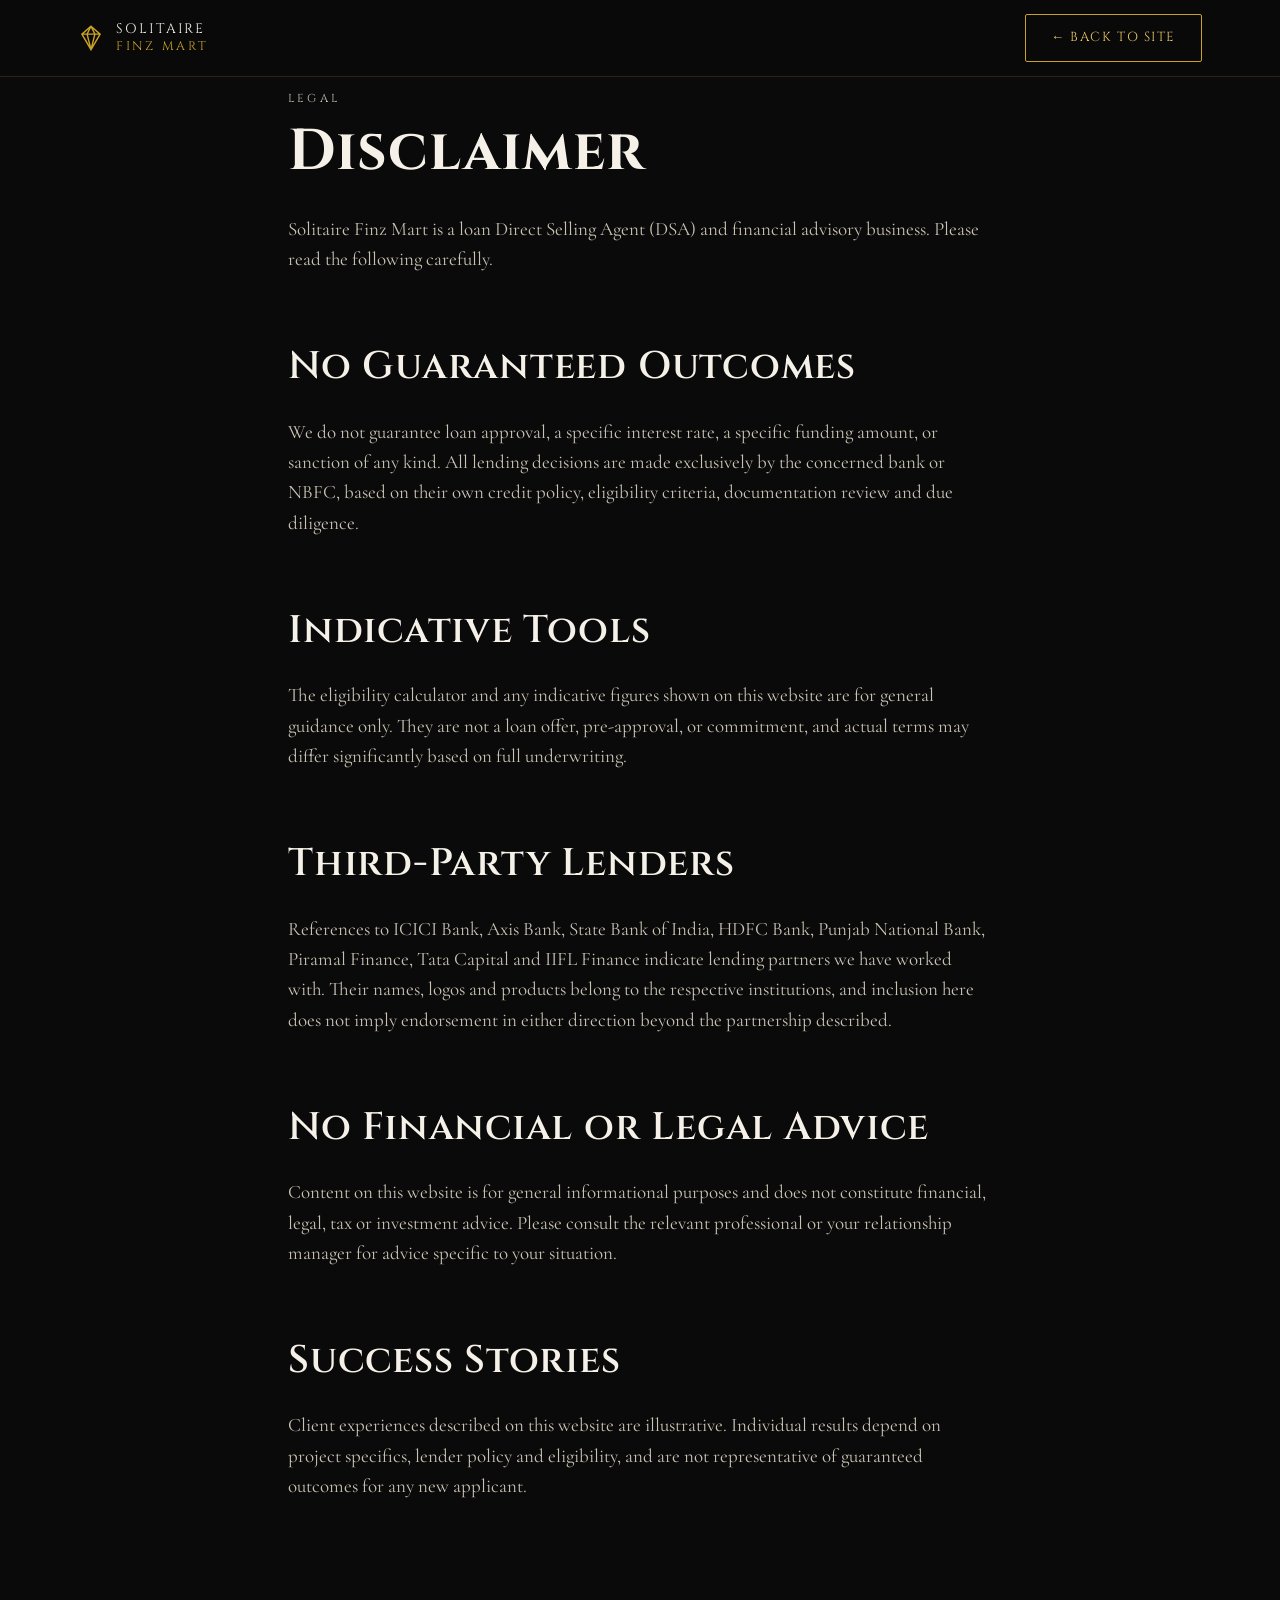
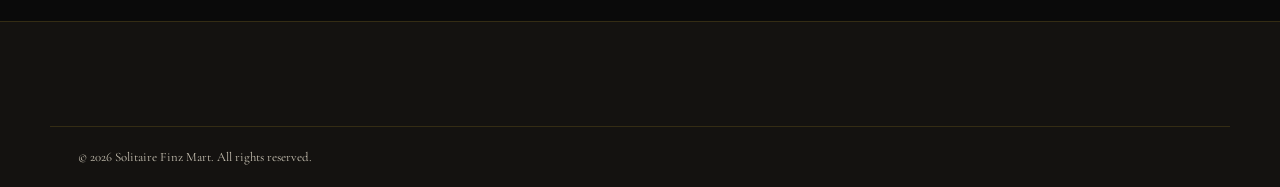
<file: disclaimer.html>
<!DOCTYPE html>
<html lang="en">
<head>
<meta charset="UTF-8"><meta name="viewport" content="width=device-width, initial-scale=1.0">
<title>Disclaimer | Solitaire Finz Mart</title>
<link href="https://fonts.googleapis.com/css2?family=Cinzel:wght@500;600;700&family=Cormorant+Garamond:ital,wght@0,400;0,500;0,600;1,400&display=swap" rel="stylesheet">
<link rel="stylesheet" href="assets/style.css">
<style>.legal-body{max-width:760px;margin:0 auto;padding:90px 28px 100px;} .legal-body h2{margin-top:1.6em;} .legal-body p,.legal-body li{color:var(--ivory-dim);}</style>
</head>
<body>
<header class="site-header"><div class="wrap header-inner">
  <a href="index.html" class="brand"><svg class="brand-mark" viewBox="0 0 40 40" aria-hidden="true"><path d="M20 2 L34 14 L20 38 L6 14 Z M6 14 L34 14 M20 2 L14 14 L20 38 L26 14 L20 2" /></svg><span class="brand-text">SOLITAIRE<br><em>FINZ MART</em></span></a>
  <a href="index.html" class="btn btn-ghost">← Back to Site</a>
</div></header>

<div class="legal-body">
  <p class="eyebrow">Legal</p>
  <h1>Disclaimer</h1>
  <p>Solitaire Finz Mart is a loan Direct Selling Agent (DSA) and financial advisory business. Please read the following carefully.</p>

  <h2>No Guaranteed Outcomes</h2>
  <p>We do not guarantee loan approval, a specific interest rate, a specific funding amount, or sanction of any kind. All lending decisions are made exclusively by the concerned bank or NBFC, based on their own credit policy, eligibility criteria, documentation review and due diligence.</p>

  <h2>Indicative Tools</h2>
  <p>The eligibility calculator and any indicative figures shown on this website are for general guidance only. They are not a loan offer, pre-approval, or commitment, and actual terms may differ significantly based on full underwriting.</p>

  <h2>Third-Party Lenders</h2>
  <p>References to ICICI Bank, Axis Bank, State Bank of India, HDFC Bank, Punjab National Bank, Piramal Finance, Tata Capital and IIFL Finance indicate lending partners we have worked with. Their names, logos and products belong to the respective institutions, and inclusion here does not imply endorsement in either direction beyond the partnership described.</p>

  <h2>No Financial or Legal Advice</h2>
  <p>Content on this website is for general informational purposes and does not constitute financial, legal, tax or investment advice. Please consult the relevant professional or your relationship manager for advice specific to your situation.</p>

  <h2>Success Stories</h2>
  <p>Client experiences described on this website are illustrative. Individual results depend on project specifics, lender policy and eligibility, and are not representative of guaranteed outcomes for any new applicant.</p>
</div>

<footer class="site-footer"><div class="wrap footer-bottom"><span>© <span id="year"></span> Solitaire Finz Mart. All rights reserved.</span></div></footer>
<script>document.getElementById('year').textContent = new Date().getFullYear();</script>
</body>
</html>
</file>
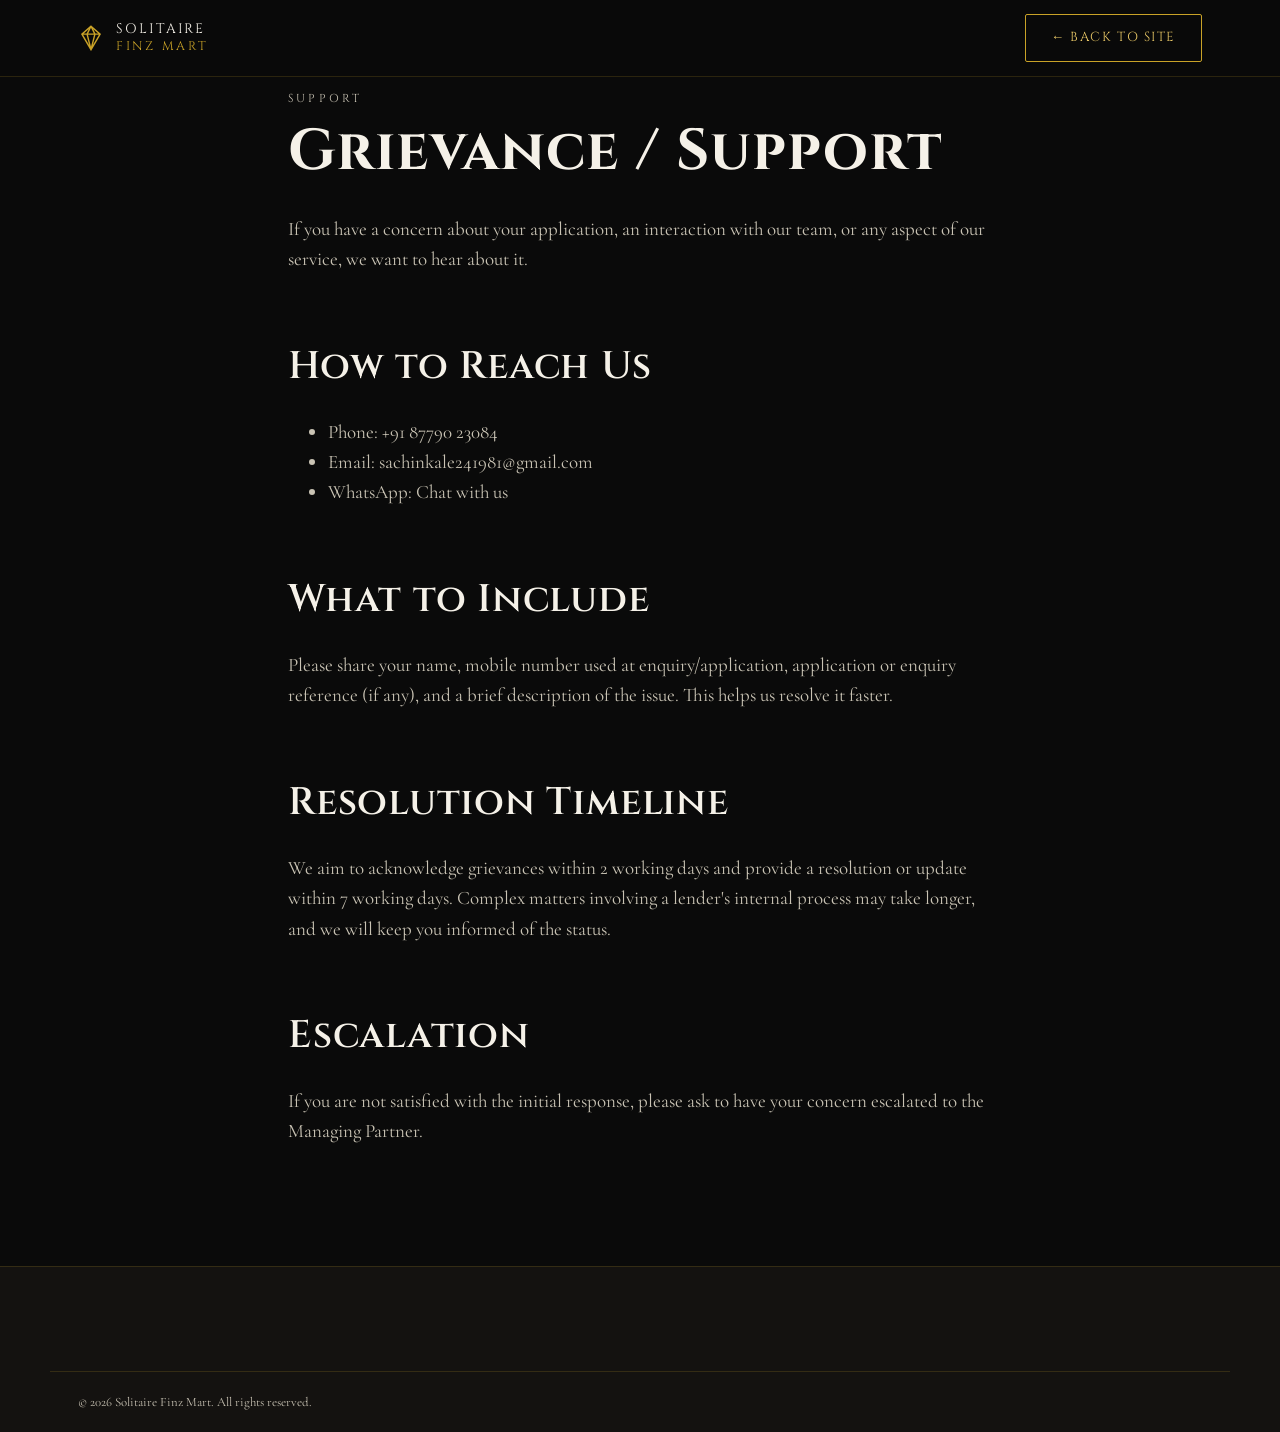
<file: grievance.html>
<!DOCTYPE html>
<html lang="en">
<head>
<meta charset="UTF-8"><meta name="viewport" content="width=device-width, initial-scale=1.0">
<title>Grievance / Support | Solitaire Finz Mart</title>
<link href="https://fonts.googleapis.com/css2?family=Cinzel:wght@500;600;700&family=Cormorant+Garamond:ital,wght@0,400;0,500;0,600;1,400&display=swap" rel="stylesheet">
<link rel="stylesheet" href="assets/style.css">
<style>.legal-body{max-width:760px;margin:0 auto;padding:90px 28px 100px;} .legal-body h2{margin-top:1.6em;} .legal-body p,.legal-body li{color:var(--ivory-dim);}</style>
</head>
<body>
<header class="site-header"><div class="wrap header-inner">
  <a href="index.html" class="brand"><svg class="brand-mark" viewBox="0 0 40 40" aria-hidden="true"><path d="M20 2 L34 14 L20 38 L6 14 Z M6 14 L34 14 M20 2 L14 14 L20 38 L26 14 L20 2" /></svg><span class="brand-text">SOLITAIRE<br><em>FINZ MART</em></span></a>
  <a href="index.html" class="btn btn-ghost">← Back to Site</a>
</div></header>

<div class="legal-body">
  <p class="eyebrow">Support</p>
  <h1>Grievance / Support</h1>
  <p>If you have a concern about your application, an interaction with our team, or any aspect of our service, we want to hear about it.</p>

  <h2>How to Reach Us</h2>
  <ul>
    <li>Phone: +91 87790 23084</li>
    <li>Email: sachinkale241981@gmail.com</li>
    <li>WhatsApp: <a href="https://wa.me/918779023084">Chat with us</a></li>
  </ul>

  <h2>What to Include</h2>
  <p>Please share your name, mobile number used at enquiry/application, application or enquiry reference (if any), and a brief description of the issue. This helps us resolve it faster.</p>

  <h2>Resolution Timeline</h2>
  <p>We aim to acknowledge grievances within 2 working days and provide a resolution or update within 7 working days. Complex matters involving a lender's internal process may take longer, and we will keep you informed of the status.</p>

  <h2>Escalation</h2>
  <p>If you are not satisfied with the initial response, please ask to have your concern escalated to the Managing Partner.</p>
</div>

<footer class="site-footer"><div class="wrap footer-bottom"><span>© <span id="year"></span> Solitaire Finz Mart. All rights reserved.</span></div></footer>
<script>document.getElementById('year').textContent = new Date().getFullYear();</script>
</body>
</html>
</file>
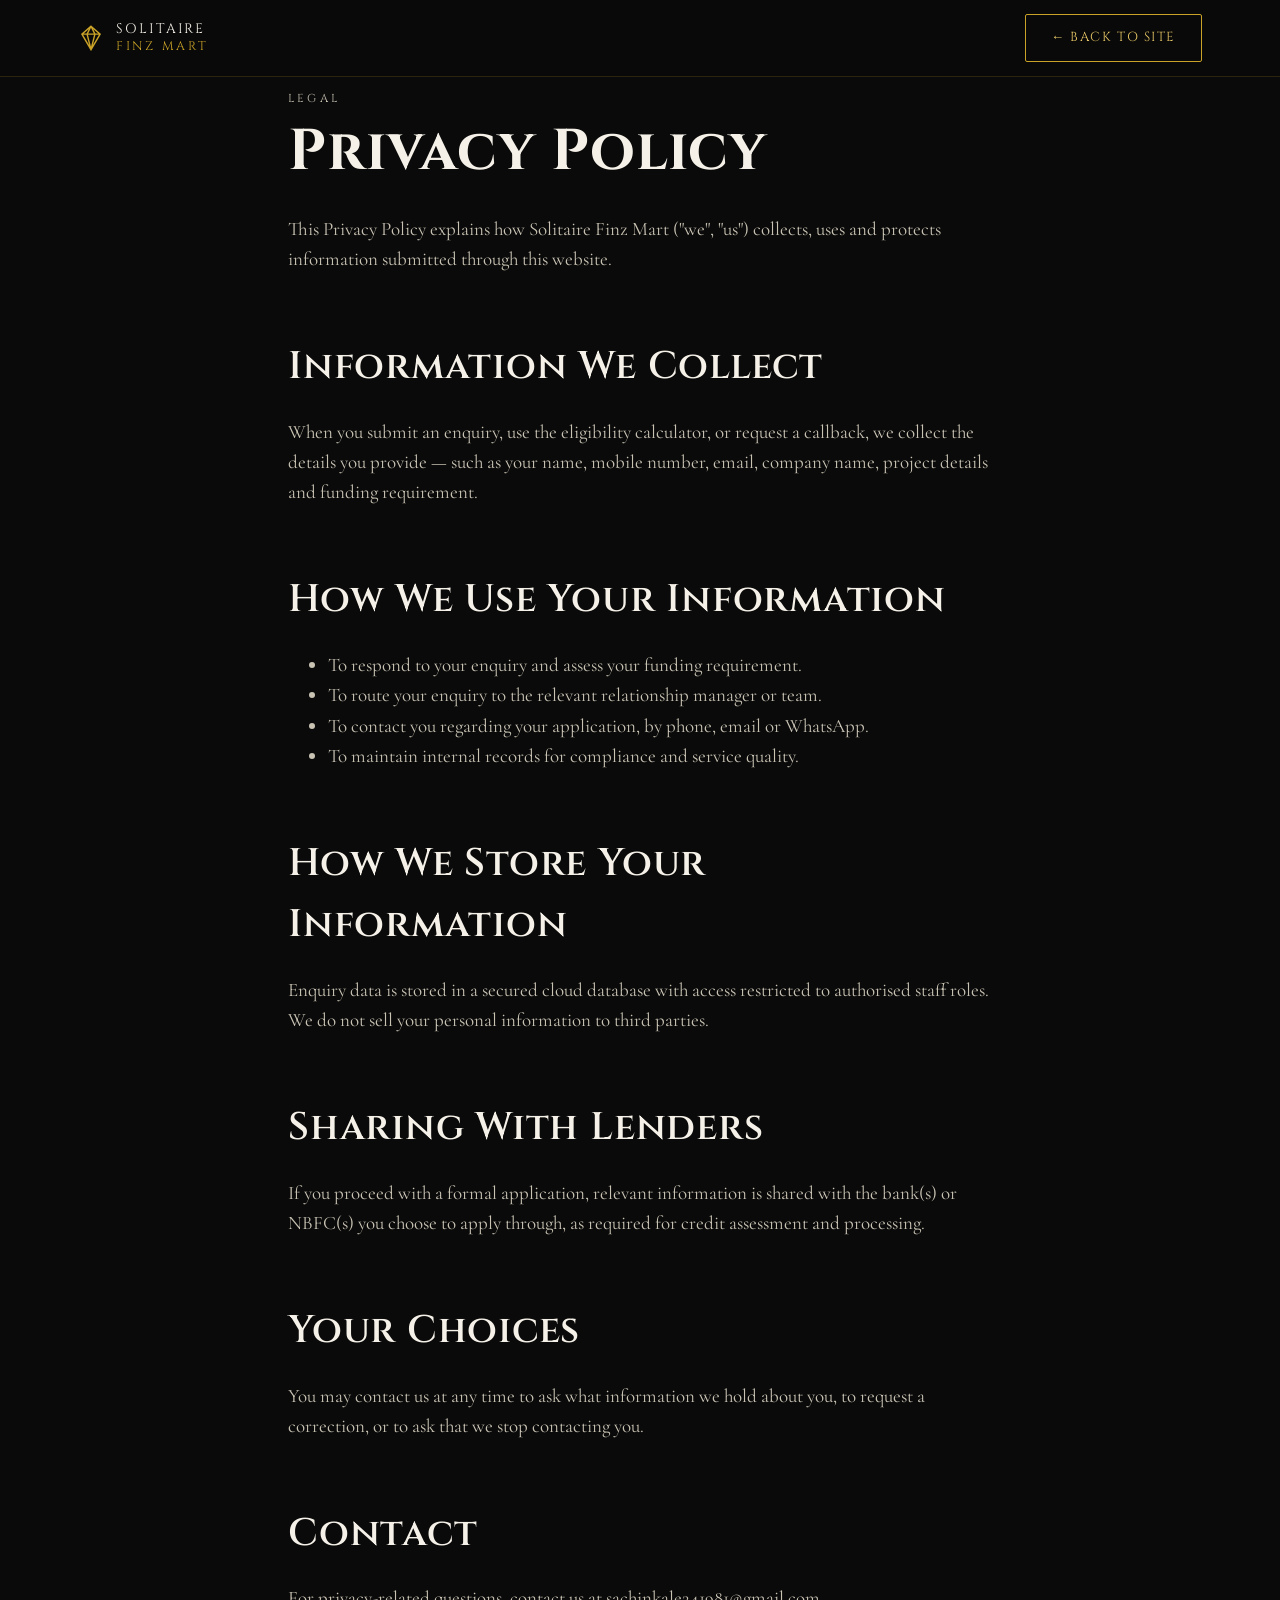
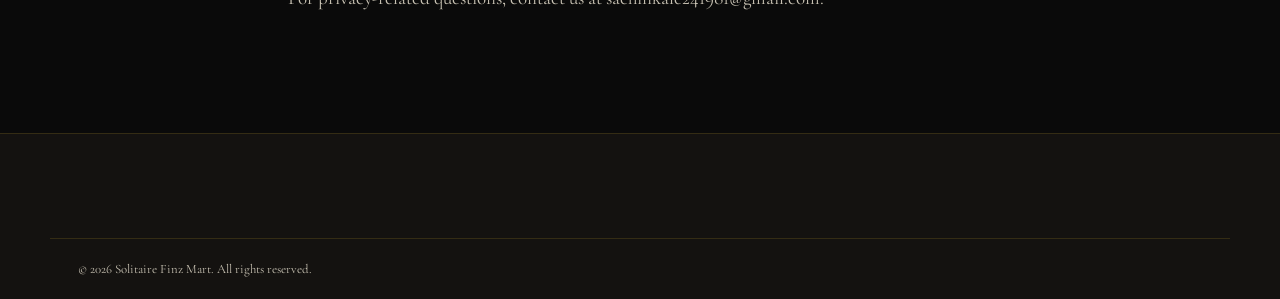
<file: privacy-policy.html>
<!DOCTYPE html>
<html lang="en">
<head>
<meta charset="UTF-8"><meta name="viewport" content="width=device-width, initial-scale=1.0">
<title>Privacy Policy | Solitaire Finz Mart</title>
<link href="https://fonts.googleapis.com/css2?family=Cinzel:wght@500;600;700&family=Cormorant+Garamond:ital,wght@0,400;0,500;0,600;1,400&display=swap" rel="stylesheet">
<link rel="stylesheet" href="assets/style.css">
<style>.legal-body{max-width:760px;margin:0 auto;padding:90px 28px 100px;} .legal-body h2{margin-top:1.6em;} .legal-body p,.legal-body li{color:var(--ivory-dim);}</style>
</head>
<body>
<header class="site-header"><div class="wrap header-inner">
  <a href="index.html" class="brand"><svg class="brand-mark" viewBox="0 0 40 40" aria-hidden="true"><path d="M20 2 L34 14 L20 38 L6 14 Z M6 14 L34 14 M20 2 L14 14 L20 38 L26 14 L20 2" /></svg><span class="brand-text">SOLITAIRE<br><em>FINZ MART</em></span></a>
  <a href="index.html" class="btn btn-ghost">← Back to Site</a>
</div></header>

<div class="legal-body">
  <p class="eyebrow">Legal</p>
  <h1>Privacy Policy</h1>
  <p>This Privacy Policy explains how Solitaire Finz Mart ("we", "us") collects, uses and protects information submitted through this website.</p>

  <h2>Information We Collect</h2>
  <p>When you submit an enquiry, use the eligibility calculator, or request a callback, we collect the details you provide — such as your name, mobile number, email, company name, project details and funding requirement.</p>

  <h2>How We Use Your Information</h2>
  <ul>
    <li>To respond to your enquiry and assess your funding requirement.</li>
    <li>To route your enquiry to the relevant relationship manager or team.</li>
    <li>To contact you regarding your application, by phone, email or WhatsApp.</li>
    <li>To maintain internal records for compliance and service quality.</li>
  </ul>

  <h2>How We Store Your Information</h2>
  <p>Enquiry data is stored in a secured cloud database with access restricted to authorised staff roles. We do not sell your personal information to third parties.</p>

  <h2>Sharing With Lenders</h2>
  <p>If you proceed with a formal application, relevant information is shared with the bank(s) or NBFC(s) you choose to apply through, as required for credit assessment and processing.</p>

  <h2>Your Choices</h2>
  <p>You may contact us at any time to ask what information we hold about you, to request a correction, or to ask that we stop contacting you.</p>

  <h2>Contact</h2>
  <p>For privacy-related questions, contact us at sachinkale241981@gmail.com.</p>
</div>

<footer class="site-footer"><div class="wrap footer-bottom"><span>© <span id="year"></span> Solitaire Finz Mart. All rights reserved.</span></div></footer>
<script>document.getElementById('year').textContent = new Date().getFullYear();</script>
</body>
</html>
</file>
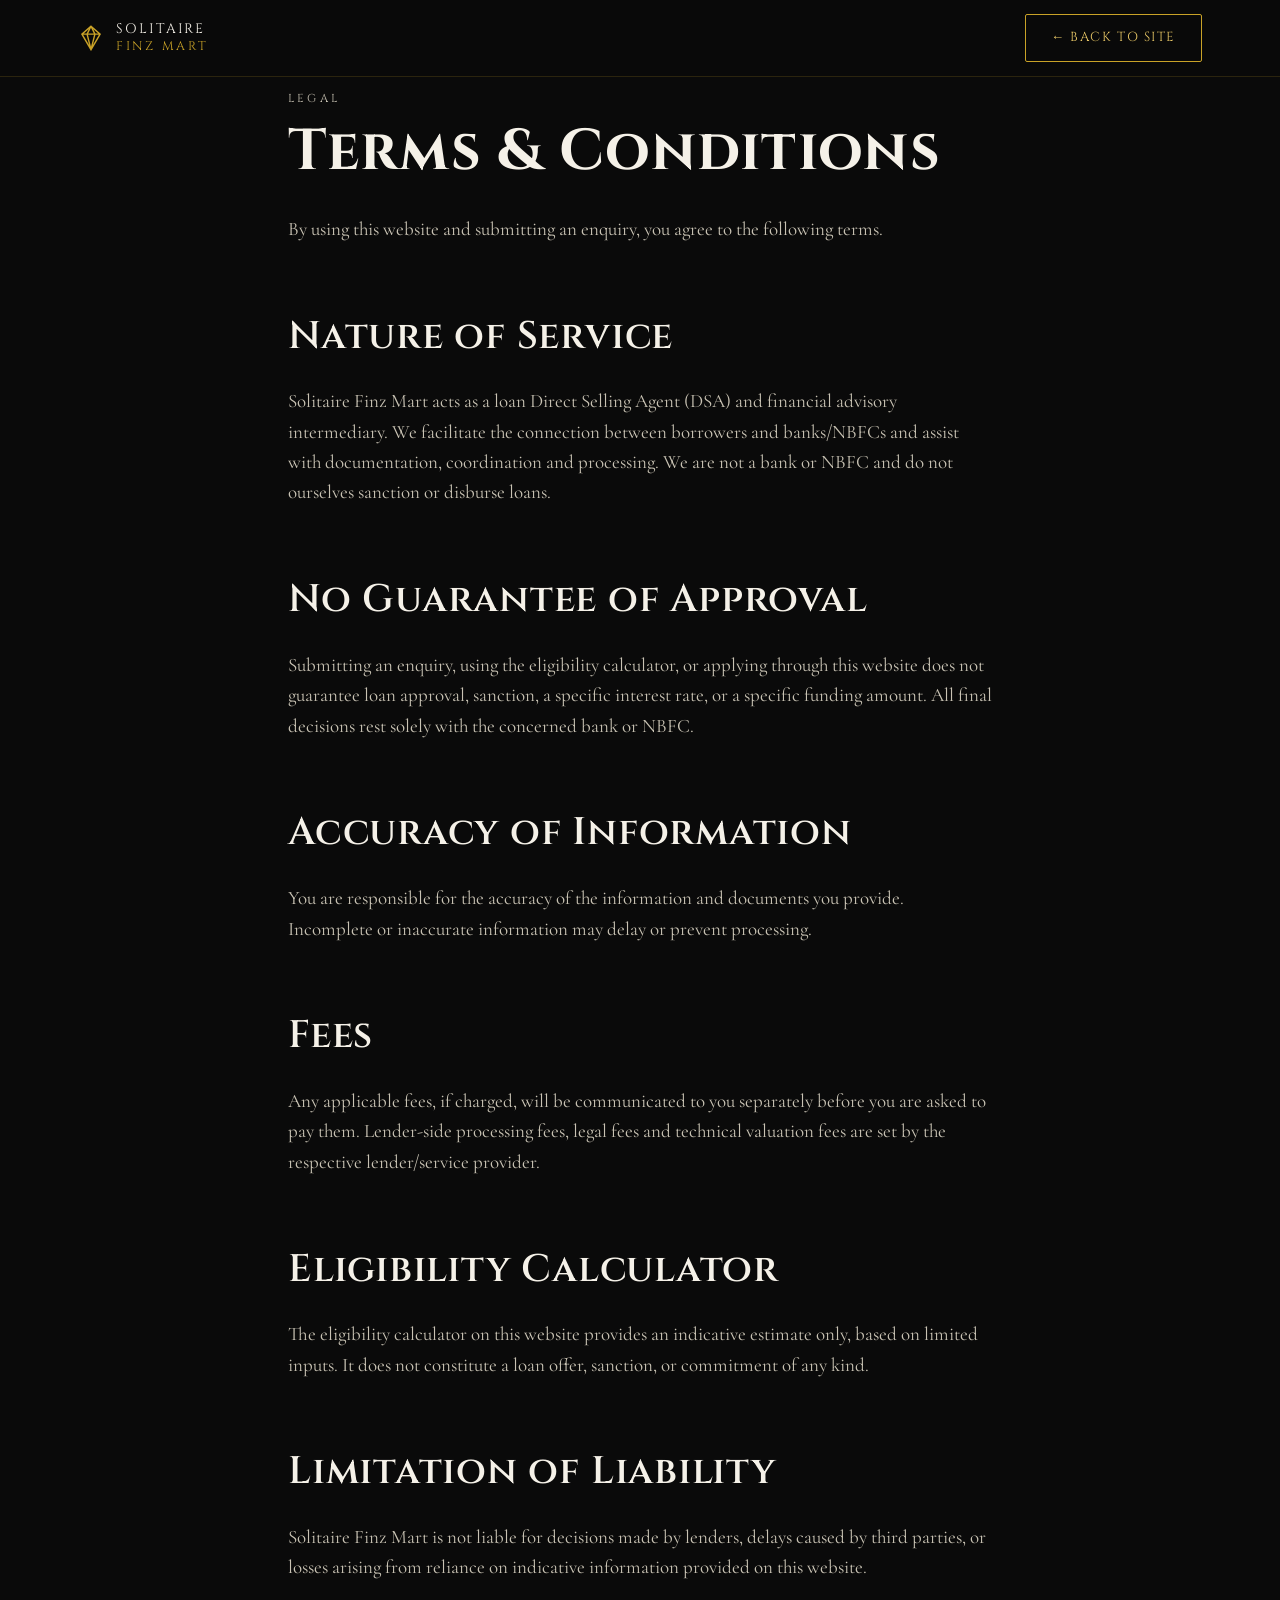
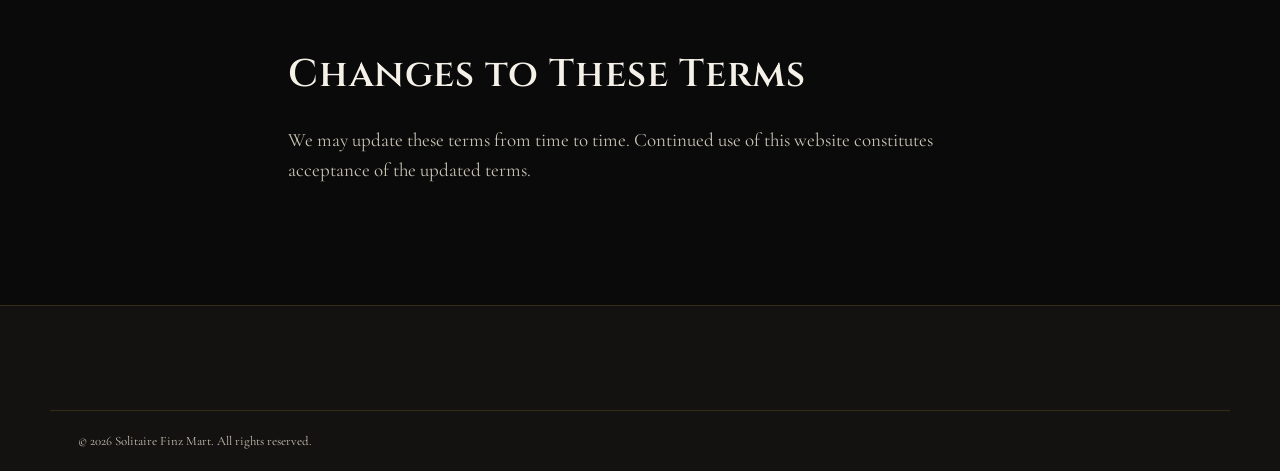
<file: terms-and-conditions.html>
<!DOCTYPE html>
<html lang="en">
<head>
<meta charset="UTF-8"><meta name="viewport" content="width=device-width, initial-scale=1.0">
<title>Terms &amp; Conditions | Solitaire Finz Mart</title>
<link href="https://fonts.googleapis.com/css2?family=Cinzel:wght@500;600;700&family=Cormorant+Garamond:ital,wght@0,400;0,500;0,600;1,400&display=swap" rel="stylesheet">
<link rel="stylesheet" href="assets/style.css">
<style>.legal-body{max-width:760px;margin:0 auto;padding:90px 28px 100px;} .legal-body h2{margin-top:1.6em;} .legal-body p,.legal-body li{color:var(--ivory-dim);}</style>
</head>
<body>
<header class="site-header"><div class="wrap header-inner">
  <a href="index.html" class="brand"><svg class="brand-mark" viewBox="0 0 40 40" aria-hidden="true"><path d="M20 2 L34 14 L20 38 L6 14 Z M6 14 L34 14 M20 2 L14 14 L20 38 L26 14 L20 2" /></svg><span class="brand-text">SOLITAIRE<br><em>FINZ MART</em></span></a>
  <a href="index.html" class="btn btn-ghost">← Back to Site</a>
</div></header>

<div class="legal-body">
  <p class="eyebrow">Legal</p>
  <h1>Terms &amp; Conditions</h1>
  <p>By using this website and submitting an enquiry, you agree to the following terms.</p>

  <h2>Nature of Service</h2>
  <p>Solitaire Finz Mart acts as a loan Direct Selling Agent (DSA) and financial advisory intermediary. We facilitate the connection between borrowers and banks/NBFCs and assist with documentation, coordination and processing. We are not a bank or NBFC and do not ourselves sanction or disburse loans.</p>

  <h2>No Guarantee of Approval</h2>
  <p>Submitting an enquiry, using the eligibility calculator, or applying through this website does not guarantee loan approval, sanction, a specific interest rate, or a specific funding amount. All final decisions rest solely with the concerned bank or NBFC.</p>

  <h2>Accuracy of Information</h2>
  <p>You are responsible for the accuracy of the information and documents you provide. Incomplete or inaccurate information may delay or prevent processing.</p>

  <h2>Fees</h2>
  <p>Any applicable fees, if charged, will be communicated to you separately before you are asked to pay them. Lender-side processing fees, legal fees and technical valuation fees are set by the respective lender/service provider.</p>

  <h2>Eligibility Calculator</h2>
  <p>The eligibility calculator on this website provides an indicative estimate only, based on limited inputs. It does not constitute a loan offer, sanction, or commitment of any kind.</p>

  <h2>Limitation of Liability</h2>
  <p>Solitaire Finz Mart is not liable for decisions made by lenders, delays caused by third parties, or losses arising from reliance on indicative information provided on this website.</p>

  <h2>Changes to These Terms</h2>
  <p>We may update these terms from time to time. Continued use of this website constitutes acceptance of the updated terms.</p>
</div>

<footer class="site-footer"><div class="wrap footer-bottom"><span>© <span id="year"></span> Solitaire Finz Mart. All rights reserved.</span></div></footer>
<script>document.getElementById('year').textContent = new Date().getFullYear();</script>
</body>
</html>
</file>
<file: assets/style.css>
/* ===== Diamond Noir Theme — Solitaire Finz Mart / Construction Finance ===== */
:root{
  --ink:#0A0A0A;
  --panel:#141210;
  --panel-2:#1B1815;
  --line: rgba(201,162,39,0.18);
  --ivory:#F5F1E8;
  --ivory-dim:#C9C3B4;
  --gold:#C9A227;
  --gold-light:#E8C766;
  --gold-deep:#8A6E1A;
  --success:#4C9A6A;
  --radius:2px;
  --serif-display:'Cinzel', serif;
  --serif-body:'Cormorant Garamond', serif;
  --maxw:1180px;
}

*{box-sizing:border-box;}
html{scroll-behavior:smooth;overflow-x:hidden;width:100%;}
body{
  margin:0;
  background:var(--ink);
  color:var(--ivory);
  font-family:var(--serif-body);
  font-size:19px;
  line-height:1.6;
  -webkit-font-smoothing:antialiased;
  overflow-x:hidden;
  width:100%;
}
a{color:inherit;text-decoration:none;}
img{max-width:100%;display:block;}
.wrap{max-width:var(--maxw);margin:0 auto;padding:0 28px;}
.wrap-narrow{max-width:760px;}
h1,h2,h3,h4{font-family:var(--serif-display);font-weight:600;letter-spacing:.02em;margin:0 0 .5em;color:var(--ivory);}
h1{font-size:clamp(2.1rem,5vw,3.6rem);line-height:1.15;font-weight:700;}
h2{font-size:clamp(1.6rem,3.4vw,2.4rem);}
h3{font-size:1.25rem;}
p{margin:0 0 1em;}
.center{text-align:center;margin-left:auto;margin-right:auto;}
.eyebrow{
  font-family:var(--serif-display);
  font-size:.72rem;
  letter-spacing:.28em;
  text-transform:uppercase;
  color:var(--gold);
  margin:0 0 .9em;
}
.section-lede{max-width:640px;font-size:1.1rem;color:var(--ivory-dim);}
.section-lede.small{font-size:.95rem;}

/* Buttons */
.btn{
  display:inline-block;
  font-family:var(--serif-display);
  font-size:.82rem;
  letter-spacing:.12em;
  text-transform:uppercase;
  padding:.95em 1.9em;
  border-radius:var(--radius);
  border:1px solid var(--gold);
  transition:all .25s ease;
  cursor:pointer;
}
.btn-gold{background:linear-gradient(180deg,var(--gold-light),var(--gold));color:#1A1408;border-color:var(--gold-light);}
.btn-gold:hover{filter:brightness(1.08);transform:translateY(-1px);}
.btn-ghost{background:transparent;color:var(--gold-light);}
.btn-ghost:hover{background:rgba(201,162,39,0.08);}
.btn-lg{padding:1.1em 2.4em;font-size:.88rem;}

/* Header */
.site-header{
  position:fixed;top:0;left:0;right:0;width:100%;z-index:50;
  background:rgba(10,10,10,0.97);
  border-bottom:1px solid var(--line);
}
.header-inner{display:flex;align-items:center;justify-content:space-between;padding:14px 28px;}
.brand{display:flex;align-items:center;gap:12px;}
.brand-mark{width:26px;height:26px;fill:none;stroke:var(--gold);stroke-width:2.2;}
.brand-text{font-family:var(--serif-display);font-size:.86rem;letter-spacing:.14em;line-height:1.25;}
.brand-text em{font-style:normal;color:var(--gold);font-size:.78rem;letter-spacing:.22em;}
.main-nav{display:flex;gap:26px;}
.main-nav a{font-size:.85rem;letter-spacing:.03em;color:var(--ivory-dim);}
.main-nav a:hover{color:var(--gold-light);}
.header-cta{display:flex;align-items:center;gap:16px;}
.icon-link{display:none;}
.nav-toggle{display:none;background:none;border:0;width:26px;height:20px;position:relative;cursor:pointer;}
.nav-toggle span{position:absolute;left:0;right:0;height:2px;background:var(--gold);transition:.25s;}
.nav-toggle span:nth-child(1){top:0;}
.nav-toggle span:nth-child(2){top:9px;}
.nav-toggle span:nth-child(3){top:18px;}

/* Hero */
.hero{position:relative;padding:170px 0 110px;overflow:hidden;background:var(--ink);isolation:isolate;}
.hero-media{position:absolute;inset:0;z-index:-2;overflow:hidden;}
.hero-media img{
  width:100%;height:100%;object-fit:cover;object-position:center 65%;
  filter:saturate(0.85) brightness(0.6);
  animation:heroZoom 26s ease-in-out infinite alternate;
}
.hero-media::after{
  content:'';position:absolute;inset:0;
  background:
    linear-gradient(180deg, rgba(10,10,10,0.55) 0%, rgba(10,10,10,0.72) 45%, var(--ink) 96%),
    linear-gradient(90deg, rgba(10,10,10,0.55) 0%, transparent 55%);
}
@keyframes heroZoom{from{transform:scale(1);}to{transform:scale(1.12);}}
.hero-facets{
  position:absolute;inset:0;pointer-events:none;opacity:.35;z-index:-1;
  background-image:
    linear-gradient(115deg, transparent 48%, rgba(201,162,39,0.08) 49%, transparent 50%),
    linear-gradient(245deg, transparent 48%, rgba(201,162,39,0.06) 49%, transparent 50%);
  background-size:340px 340px, 260px 260px;
}
.hero-inner{position:relative;max-width:800px;}
.hero-inner .eyebrow,.hero-inner h1,.hero-inner .hero-sub,.hero-inner .hero-actions,.hero-inner .hero-stats{
  opacity:0;transform:translateY(16px);animation:heroRise .8s ease forwards;
}
.hero-inner h1{animation-delay:.12s;}
.hero-inner .hero-sub{animation-delay:.24s;}
.hero-inner .hero-actions{animation-delay:.36s;}
.hero-inner .hero-stats{animation-delay:.48s;}
@keyframes heroRise{to{opacity:1;transform:translateY(0);}}
.hero-sub{font-size:1.2rem;color:var(--ivory-dim);max-width:600px;}
.hero-actions{display:flex;gap:16px;margin:2em 0 3em;flex-wrap:wrap;}
.hero-stats{display:flex;gap:44px;flex-wrap:wrap;border-top:1px solid var(--line);padding-top:28px;}
.hero-stats div{font-size:.85rem;color:var(--ivory-dim);max-width:180px;}
.hero-stats span{display:block;font-family:var(--serif-display);color:var(--gold-light);font-size:1.5rem;margin-bottom:.15em;}

/* Sections */
.section{padding:88px 0;}
.section.alt{background:var(--panel);border-top:1px solid var(--line);border-bottom:1px solid var(--line);}

/* Scroll reveal (single consistent motion language, respects reduced motion) */
.reveal{opacity:0;transform:translateY(22px);transition:opacity .7s ease, transform .7s ease;}
.reveal.in-view{opacity:1;transform:translateY(0);}
.reveal-group.in-view .reveal-item{transition-delay:calc(var(--i, 0) * 90ms);}

/* About split with photo */
.about-split{display:grid;grid-template-columns:1.1fr .9fr;gap:56px;align-items:center;margin-top:20px;}
.about-copy .section-lede{margin-left:0;}
.about-photo{position:relative;}
.about-photo .frame{
  position:relative;border:1px solid var(--line);padding:14px;border-radius:var(--radius);
  background:var(--panel-2);
}
.about-photo img{width:100%;height:420px;object-fit:cover;border-radius:1px;filter:saturate(.9) contrast(1.02);}
.about-photo .frame::before,.about-photo .frame::after{
  content:'';position:absolute;width:26px;height:26px;border:1.5px solid var(--gold);
}
.about-photo .frame::before{top:-1px;left:-1px;border-right:none;border-bottom:none;}
.about-photo .frame::after{bottom:-1px;right:-1px;border-left:none;border-top:none;}
.about-badge{
  position:absolute;bottom:-22px;left:-22px;background:var(--ink);border:1px solid var(--gold);
  padding:16px 20px;border-radius:var(--radius);text-align:center;
}
.about-badge span{display:block;font-family:var(--serif-display);color:var(--gold-light);font-size:1.6rem;}
.about-badge small{font-size:.7rem;letter-spacing:.08em;color:var(--ivory-dim);text-transform:uppercase;}

/* Photo band (full-width break between sections) */
.photo-band{position:relative;height:340px;overflow:hidden;}
.photo-band img{width:100%;height:100%;object-fit:cover;filter:saturate(.8) brightness(.55);transition:transform 8s ease;}
.photo-band:hover img{transform:scale(1.06);}
.photo-band::after{content:'';position:absolute;inset:0;background:linear-gradient(180deg, rgba(10,10,10,.15), rgba(10,10,10,.75));}
.photo-band-caption{position:absolute;inset:0;display:flex;align-items:center;justify-content:center;text-align:center;padding:0 24px;}
.photo-band-caption p{font-family:var(--serif-display);font-size:clamp(1.1rem,2.4vw,1.6rem);color:var(--ivory);max-width:780px;font-style:normal;letter-spacing:.02em;margin:0;}

/* Gallery */
.gallery-grid{display:grid;grid-template-columns:repeat(6,1fr);grid-auto-rows:120px;gap:12px;margin-top:48px;}
.gallery-item{position:relative;overflow:hidden;border-radius:var(--radius);cursor:zoom-in;border:1px solid var(--line);}
.gallery-item:nth-child(1){grid-column:span 3;grid-row:span 2;}
.gallery-item:nth-child(2){grid-column:span 3;grid-row:span 1;}
.gallery-item:nth-child(3){grid-column:span 3;grid-row:span 1;}
.gallery-item:nth-child(4){grid-column:span 2;grid-row:span 2;}
.gallery-item:nth-child(5){grid-column:span 2;grid-row:span 2;}
.gallery-item:nth-child(6){grid-column:span 2;grid-row:span 2;}
.gallery-item img{width:100%;height:100%;object-fit:cover;transition:transform .6s ease,filter .6s ease;filter:saturate(.85);}
.gallery-item:hover img{transform:scale(1.08);filter:saturate(1);}
.gallery-item .gallery-cap{
  position:absolute;left:0;right:0;bottom:0;padding:10px 14px;font-size:.78rem;color:var(--ivory);
  background:linear-gradient(0deg, rgba(0,0,0,.75), transparent);opacity:0;transition:opacity .3s;
}
.gallery-item:hover .gallery-cap{opacity:1;}

/* Lightbox */
.lightbox{position:fixed;inset:0;z-index:200;display:none;align-items:center;justify-content:center;background:rgba(6,6,6,.92);padding:24px;}
.lightbox.open{display:flex;}
.lightbox img{max-width:min(1100px,92vw);max-height:86vh;border:1px solid var(--line);border-radius:2px;}
.lightbox-close{position:absolute;top:22px;right:28px;font-family:var(--serif-display);color:var(--gold-light);font-size:1.6rem;background:none;border:0;cursor:pointer;line-height:1;}

/* Testimonials backdrop */
.stories-wrap{position:relative;}
.stories-bg{position:absolute;inset:0;z-index:-1;}
.stories-bg img{width:100%;height:100%;object-fit:cover;opacity:.14;filter:grayscale(.3);}

/* Contact map */
.contact-map{margin-top:26px;border:1px solid var(--line);border-radius:var(--radius);overflow:hidden;}
.contact-map iframe{filter:invert(90%) hue-rotate(180deg) brightness(0.95) contrast(0.9);}
.contact-map iframe{display:block;width:100%;height:230px;border:0;}

/* Counter emphasis */
.hero-stats span[data-counted]{color:var(--gold-light);}

/* Pillars */
.pillar-grid{display:grid;grid-template-columns:repeat(4,1fr);gap:28px;margin-top:48px;}
.pillar{border-left:1px solid var(--line);padding-left:20px;}
.pillar-num{font-family:var(--serif-display);color:var(--gold-deep);font-size:.85rem;letter-spacing:.1em;}
.pillar p{color:var(--ivory-dim);font-size:.98rem;}

/* Benefit / solution cards */
.benefit-grid,.solutions-grid{display:grid;grid-template-columns:repeat(4,1fr);gap:20px;margin-top:48px;}
.benefit-card,.solution-card{
  background:var(--panel-2);
  border:1px solid var(--line);
  padding:26px 22px;
  border-radius:var(--radius);
  transition:border-color .25s;
}
.benefit-card:hover,.solution-card:hover{border-color:var(--gold);}
.benefit-card h3,.solution-card h3{font-size:1.05rem;color:var(--gold-light);}
.benefit-card p,.solution-card p{color:var(--ivory-dim);font-size:.95rem;margin:0;}

/* Process */
.process-list{list-style:none;margin:48px 0 0;padding:0;display:grid;grid-template-columns:repeat(2,1fr);gap:0 48px;}
.process-list li{display:flex;gap:18px;padding:18px 0;border-bottom:1px solid var(--line);}
.process-list li span{font-family:var(--serif-display);color:var(--gold);font-size:1.3rem;flex:0 0 auto;}
.process-list h4{margin:0 0 .2em;font-size:1.05rem;}
.process-list p{color:var(--ivory-dim);font-size:.95rem;margin:0;}

/* Eligibility calculator */
.calc-card{
  max-width:820px;margin:48px auto 0;
  background:var(--panel-2);border:1px solid var(--line);border-radius:var(--radius);
  padding:36px;
}
.calc-grid{display:grid;grid-template-columns:1fr 1fr;gap:20px;}
.calc-grid label{display:flex;flex-direction:column;gap:6px;font-size:.85rem;letter-spacing:.03em;color:var(--ivory-dim);}
.calc-grid input,.calc-grid select,textarea,.apply-form input,.callback-form input{
  background:var(--ink);border:1px solid var(--line);color:var(--ivory);
  padding:.75em .85em;border-radius:var(--radius);font-family:var(--serif-body);font-size:1rem;
}
.calc-grid input:focus,.calc-grid select:focus,textarea:focus,.apply-form input:focus,.callback-form input:focus{
  outline:2px solid var(--gold);outline-offset:1px;border-color:var(--gold);
}
.calc-submit{grid-column:1/-1;margin-top:8px;}
.calc-result{margin-top:32px;padding-top:28px;border-top:1px solid var(--line);}
.calc-result-grid{display:grid;grid-template-columns:repeat(3,1fr);gap:20px;margin-bottom:20px;}
.result-label{display:block;font-size:.75rem;letter-spacing:.1em;text-transform:uppercase;color:var(--ivory-dim);margin-bottom:.3em;}
.result-value{display:block;font-family:var(--serif-display);color:var(--gold-light);font-size:1.3rem;}
.result-note{color:var(--ivory-dim);}
.result-disclaimer{font-size:.82rem;color:var(--ivory-dim);opacity:.8;font-style:italic;}

/* Docs accordion / FAQ */
.doc-accordion,.faq-list{max-width:820px;margin:48px auto 0;}
details{
  border-bottom:1px solid var(--line);padding:18px 0;
}
summary{
  cursor:pointer;font-family:var(--serif-display);font-size:1.02rem;color:var(--ivory);
  list-style:none;display:flex;justify-content:space-between;align-items:center;
}
summary::-webkit-details-marker{display:none;}
summary::after{content:'+';color:var(--gold);font-size:1.3rem;margin-left:12px;}
details[open] summary::after{content:'–';}
details ul{margin:14px 0 0;padding-left:20px;color:var(--ivory-dim);}
details p{color:var(--ivory-dim);margin-top:12px;}

/* Lenders */
.lender-strip{
  display:flex;flex-wrap:wrap;justify-content:center;gap:14px;margin:44px 0 24px;
}
.lender-strip span{
  border:1px solid var(--line);padding:.7em 1.3em;font-family:var(--serif-display);
  font-size:.8rem;letter-spacing:.08em;color:var(--ivory-dim);border-radius:var(--radius);
}

/* Stories */
.story-grid{display:grid;grid-template-columns:repeat(3,1fr);gap:24px;margin-top:44px;}
.story-card{background:var(--panel-2);border:1px solid var(--line);padding:26px;border-radius:var(--radius);}
.story-card p{font-style:italic;color:var(--ivory);}
.story-card span{display:block;color:var(--gold);font-size:.85rem;margin-top:12px;}

/* Forms */
.apply-form,.callback-form{max-width:820px;margin:44px auto 0;display:flex;flex-direction:column;gap:18px;}
.callback-form{max-width:none;margin:0;}
.form-row{display:grid;grid-template-columns:1fr 1fr;gap:18px;}
.apply-form label,.callback-form label{display:flex;flex-direction:column;gap:6px;font-size:.85rem;color:var(--ivory-dim);}
.apply-form label.full{width:100%;}
.form-status{min-height:1.2em;font-size:.9rem;color:var(--gold-light);}

/* Contact */
.contact-grid{display:grid;grid-template-columns:1.1fr 1fr;gap:56px;}
.contact-list{list-style:none;padding:0;margin:20px 0;color:var(--ivory-dim);}
.contact-list li{padding:8px 0;}
.callback-form{background:var(--panel-2);border:1px solid var(--line);padding:30px;border-radius:var(--radius);}

/* Footer */
.site-footer{background:var(--panel);border-top:1px solid var(--line);padding:64px 0 20px;}
.footer-grid{display:grid;grid-template-columns:1.4fr 1fr 1fr 1.4fr;gap:36px;}
.footer-grid h4{font-size:.78rem;letter-spacing:.14em;text-transform:uppercase;color:var(--gold);margin-bottom:1em;}
.footer-grid a{display:block;color:var(--ivory-dim);font-size:.92rem;padding:4px 0;}
.footer-tagline{color:var(--ivory-dim);font-size:.85rem;margin-top:10px;}
.footer-disclaimer{font-size:.78rem;color:var(--ivory-dim);opacity:.75;line-height:1.6;}
.footer-bottom{border-top:1px solid var(--line);margin-top:40px;padding-top:20px;font-size:.8rem;color:var(--ivory-dim);}

/* Sticky mobile CTA */
.sticky-cta{
  display:none;position:fixed;bottom:0;left:0;right:0;z-index:60;
  text-align:center;padding:16px;background:linear-gradient(180deg,var(--gold-light),var(--gold));
  color:#1A1408;font-family:var(--serif-display);letter-spacing:.1em;font-size:.85rem;text-transform:uppercase;
}

/* Responsive */

/* ---- Tablet / small laptop (≤980px) ---- */
@media (max-width: 980px){
  .wrap{padding:0 24px;}
  .pillar-grid,.benefit-grid,.solutions-grid{grid-template-columns:repeat(2,1fr);}
  .process-list{grid-template-columns:1fr;}
  .story-grid{grid-template-columns:1fr;}
  .contact-grid{grid-template-columns:1fr;}
  .footer-grid{grid-template-columns:1fr 1fr;}
  .about-split{grid-template-columns:1fr;}
  .about-photo{order:-1;}
  .about-badge{left:14px;bottom:-18px;}
  .gallery-grid{grid-template-columns:repeat(4,1fr);}
  .gallery-item:nth-child(1){grid-column:span 4;}
  .gallery-item:nth-child(2),.gallery-item:nth-child(3){grid-column:span 2;}
  .gallery-item:nth-child(4),.gallery-item:nth-child(5),.gallery-item:nth-child(6){grid-column:span 2;grid-row:span 1;height:180px;}
  .calc-card{padding:30px 26px;}
}

/* ---- Large phone / small tablet (≤760px) ---- */
@media (max-width: 760px){
  html{-webkit-text-size-adjust:100%;}
  body{font-size:17px;overflow-x:hidden;}
  .wrap{padding:0 20px;}
  .main-nav{
    position:fixed;top:64px;left:0;right:0;bottom:0;
    width:100vw;max-width:100vw;
    background:var(--ink);flex-direction:column;padding:32px 20px;gap:0;
    transform:translateX(100%);transition:transform .3s ease;
    overflow-y:auto;-webkit-overflow-scrolling:touch;
    z-index:49;
  }
  .main-nav.open{transform:translateX(0);}
  .main-nav a{padding:16px 0;border-bottom:1px solid var(--line);font-size:1rem;}
  .nav-toggle{display:block;flex:0 0 auto;}
  .header-cta{gap:12px;}
  .header-cta .btn-gold{display:none;}
  .header-inner{padding:12px 20px;}
  .brand{gap:9px;}
  .brand-text{font-size:.76rem;}
  .brand-text em{font-size:.68rem;}
  h1{font-size:clamp(1.9rem,6.5vw,2.8rem);}
  h2{font-size:clamp(1.4rem,5vw,2rem);}
  .hero-sub{font-size:1.05rem;}
  .hero-actions{flex-direction:column;align-items:stretch;gap:12px;margin:1.6em 0 2.2em;}
  .hero-actions .btn{text-align:center;}
  .hero-stats{gap:22px 32px;}
  .hero-stats div{max-width:150px;font-size:.8rem;}
  .calc-grid,.form-row{grid-template-columns:1fr;}
  .calc-card{padding:26px 20px;}
  .calc-result-grid{grid-template-columns:1fr;}
  .benefit-grid,.solutions-grid,.pillar-grid{grid-template-columns:1fr 1fr;gap:16px;}
  .footer-grid{grid-template-columns:1fr;gap:28px;}
  .sticky-cta{display:block;}
  .section{padding:60px 0;}
  body{padding-bottom:56px;}
  .hero{padding:130px 0 80px;}
  .about-photo img{height:280px;}
  .about-badge{position:static;display:inline-block;margin-top:18px;}
  .photo-band{height:220px;}
  .photo-band-caption p{font-size:1.05rem;}
  .gallery-grid{grid-template-columns:repeat(2,1fr);grid-auto-rows:150px;}
  .gallery-item,.gallery-item:nth-child(1),.gallery-item:nth-child(2),.gallery-item:nth-child(3),.gallery-item:nth-child(4),.gallery-item:nth-child(5),.gallery-item:nth-child(6){grid-column:span 1;grid-row:span 1;height:auto;}
  .lender-strip{gap:10px;}
  .lender-strip span{font-size:.74rem;padding:.6em 1.05em;}
  .contact-map iframe{height:200px;}
}

/* ---- Standard phones (≤600px) ---- */
@media (max-width: 600px){
  .wrap{padding:0 18px;}
  .benefit-grid,.solutions-grid,.pillar-grid{grid-template-columns:1fr;}
  .pillar{border-left:none;border-top:1px solid var(--line);padding-left:0;padding-top:16px;}
  .story-grid{gap:16px;}
  .doc-accordion,.faq-list{margin-top:36px;}
  summary{font-size:.96rem;}
  .about-photo img{height:230px;}
}

/* ---- Small phones (≤420px) ---- */
@media (max-width: 420px){
  .wrap{padding:0 16px;}
  .header-inner{padding:10px 16px;}
  .brand-mark{width:22px;height:22px;}
  .brand-text{font-size:.68rem;letter-spacing:.1em;}
  .brand-text em{font-size:.6rem;}
  body{font-size:16px;}
  h1{font-size:clamp(1.6rem,7.5vw,2.2rem);}
  .eyebrow{font-size:.66rem;letter-spacing:.22em;}
  .hero{padding:100px 0 56px;}
  .hero-sub{font-size:1rem;}
  .btn{padding:.85em 1.5em;font-size:.78rem;}
  .btn-lg{padding:.95em 1.8em;font-size:.82rem;}
  .hero-stats{flex-direction:column;gap:14px;}
  .hero-stats div{max-width:none;}
  .section{padding:48px 0;}
  .calc-card{padding:20px 16px;}
  .gallery-grid{grid-template-columns:1fr;grid-auto-rows:200px;}
  .story-card,.benefit-card,.solution-card{padding:20px 18px;}
  .about-badge{left:0;}
  .lender-strip span{font-size:.7rem;padding:.55em 1em;}
}

/* Reduced motion */
@media (prefers-reduced-motion: reduce){
  .hero-media img{animation:none;}
  .hero-inner .eyebrow,.hero-inner h1,.hero-inner .hero-sub,.hero-inner .hero-actions,.hero-inner .hero-stats{
    opacity:1;transform:none;animation:none;
  }
  .reveal{opacity:1;transform:none;transition:none;}
  .photo-band img{transition:none;}
  .sticky-cta{animation:none !important;}
}

/* Sticky CTA pulse */
.sticky-cta{animation:ctaPulse 2.6s ease-in-out infinite;}
@keyframes ctaPulse{0%,100%{box-shadow:0 0 0 0 rgba(232,199,102,.0);}50%{box-shadow:0 -6px 22px 0 rgba(232,199,102,.35);}}
</file>
